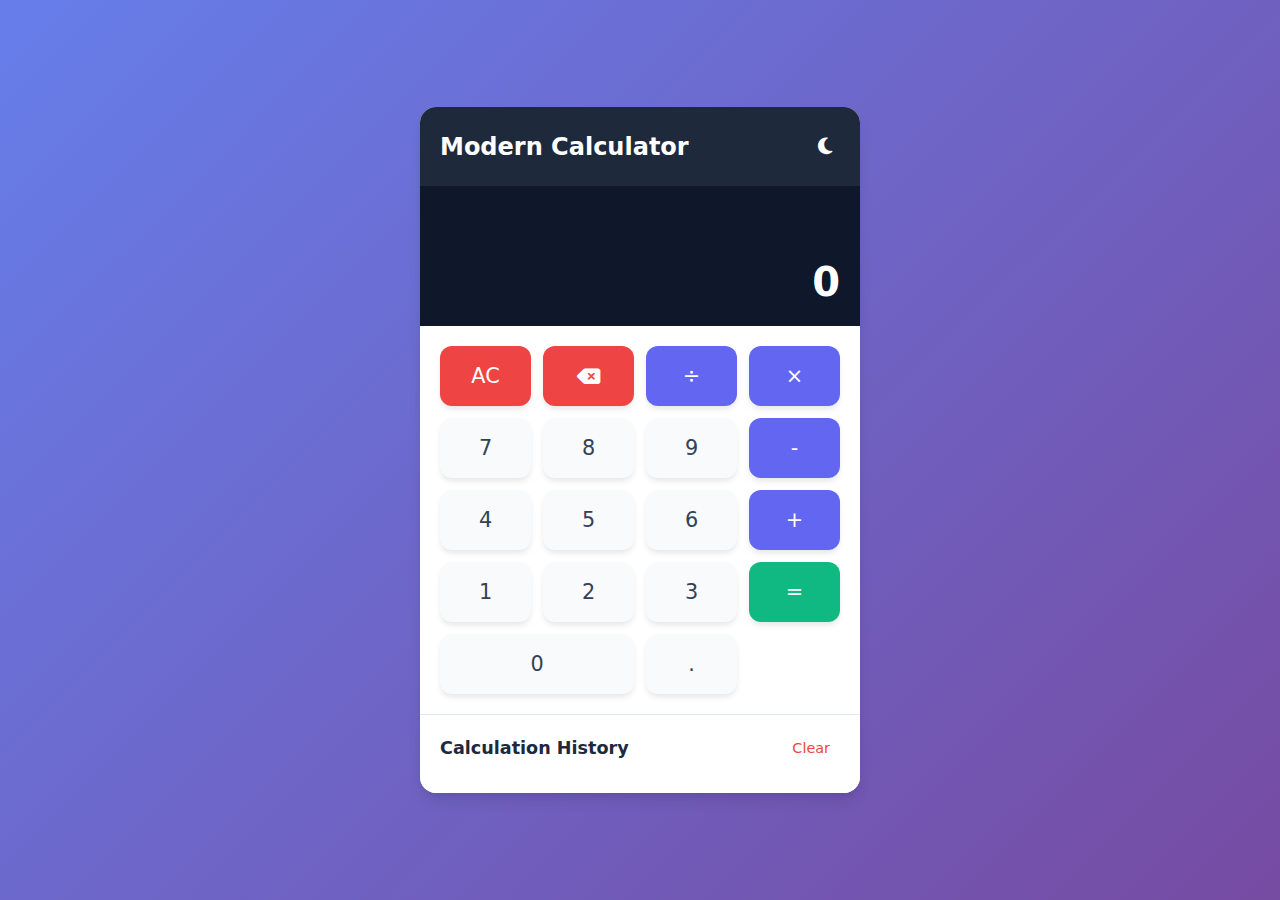
<file: 2. Calculator/index.html>
<!DOCTYPE html>
<html lang="en">
<head>
    <meta charset="UTF-8">
    <meta name="viewport" content="width=device-width, initial-scale=1.0">
    <title>Modern Calculator</title>
    <link rel="stylesheet" href="https://cdnjs.cloudflare.com/ajax/libs/font-awesome/6.4.0/css/all.min.css">
    <link rel="stylesheet" href="style.css">
</head>
<body>
    <div class="calculator-container">
        <div class="calculator-header">
            <div class="calculator-title">Modern Calculator</div>
            <button class="theme-toggle" id="theme-toggle">
                <i class="fas fa-moon"></i>
            </button>
        </div>
        
        <div class="display-container">
            <div class="previous-operation" id="previous-operation"></div>
            <div class="current-operation" id="current-operation">0</div>
        </div>
        
        <div class="buttons-grid">
            <button class="btn btn-clear" data-action="clear">AC</button>
            <button class="btn btn-delete" data-action="delete">
                <i class="fas fa-backspace"></i>
            </button>
            <button class="btn btn-operator" data-operation="÷">÷</button>
            <button class="btn btn-operator" data-operation="×">×</button>
            
            <button class="btn btn-number" data-number="7">7</button>
            <button class="btn btn-number" data-number="8">8</button>
            <button class="btn btn-number" data-number="9">9</button>
            <button class="btn btn-operator" data-operation="-">-</button>
            
            <button class="btn btn-number" data-number="4">4</button>
            <button class="btn btn-number" data-number="5">5</button>
            <button class="btn btn-number" data-number="6">6</button>
            <button class="btn btn-operator" data-operation="+">+</button>
            
            <button class="btn btn-number" data-number="1">1</button>
            <button class="btn btn-number" data-number="2">2</button>
            <button class="btn btn-number" data-number="3">3</button>
            <button class="btn btn-equals" data-action="calculate">=</button>
            
            <button class="btn btn-number btn-zero" data-number="0">0</button>
            <button class="btn btn-number" data-number=".">.</button>
        </div>
        
        <div class="history-panel">
            <div class="history-title">
                <span>Calculation History</span>
                <button class="clear-history" id="clear-history">Clear</button>
            </div>
            <div id="history-list"></div>
        </div>
    </div>

    <script src="script.js"></script>
</body>
</html>
</file>
<file: 2. Calculator/style.css>
* {
    margin: 0;
    padding: 0;
    box-sizing: border-box;
    font-family: 'Segoe UI', system-ui, sans-serif;
}

:root {
    --primary: #6366f1;
    --primary-dark: #4f46e5;
    --secondary: #f8fafc;
    --dark: #1e293b;
    --darker: #0f172a;
    --accent: #f59e0b;
    --danger: #ef4444;
    --success: #10b981;
    --text: #334155;
    --text-light: #64748b;
    --shadow: 0 10px 15px -3px rgba(0, 0, 0, 0.1), 0 4px 6px -2px rgba(0, 0, 0, 0.05);
    --radius: 16px;
    --transition: all 0.3s ease;
}

body {
    background: linear-gradient(135deg, #667eea 0%, #764ba2 100%);
    min-height: 100vh;
    display: flex;
    justify-content: center;
    align-items: center;
    padding: 20px;
    color: var(--text);
    transition: var(--transition);
}

.calculator-container {
    width: 100%;
    max-width: 440px;
    background: var(--secondary);
    border-radius: var(--radius);
    box-shadow: var(--shadow);
    overflow: hidden;
    transition: var(--transition);
}

.calculator-header {
    background: var(--dark);
    color: white;
    padding: 20px;
    display: flex;
    justify-content: space-between;
    align-items: center;
    transition: var(--transition);
}

.calculator-title {
    font-size: 1.5rem;
    font-weight: 600;
}

.theme-toggle {
    background: none;
    border: none;
    color: white;
    font-size: 1.2rem;
    cursor: pointer;
    transition: var(--transition);
    padding: 8px;
    border-radius: 50%;
}

.theme-toggle:hover {
    background: rgba(255, 255, 255, 0.1);
    color: var(--accent);
}

.display-container {
    padding: 20px;
    background: var(--darker);
    color: white;
    text-align: right;
    min-height: 140px;
    display: flex;
    flex-direction: column;
    justify-content: flex-end;
    transition: var(--transition);
}

.previous-operation {
    font-size: 1.1rem;
    color: var(--text-light);
    margin-bottom: 10px;
    min-height: 1.5rem;
    word-break: break-all;
    transition: var(--transition);
}

.current-operation {
    font-size: 2.5rem;
    font-weight: 600;
    word-break: break-all;
    line-height: 1.2;
    transition: var(--transition);
}

.buttons-grid {
    display: grid;
    grid-template-columns: repeat(4, 1fr);
    gap: 12px;
    padding: 20px;
    background: white;
    transition: var(--transition);
}

.btn {
    border: none;
    border-radius: 12px;
    padding: 18px 10px;
    font-size: 1.3rem;
    font-weight: 500;
    cursor: pointer;
    transition: var(--transition);
    display: flex;
    justify-content: center;
    align-items: center;
    box-shadow: 0 4px 6px -1px rgba(0, 0, 0, 0.1);
}

.btn:hover {
    transform: translateY(-2px);
    box-shadow: 0 6px 8px -1px rgba(0, 0, 0, 0.15);
}

.btn:active {
    transform: translateY(1px);
}

.btn-number {
    background: var(--secondary);
    color: var(--text);
    transition: var(--transition);
}

.btn-number:hover {
    background: #e2e8f0;
}

.btn-operator {
    background: var(--primary);
    color: white;
}

.btn-operator:hover {
    background: var(--primary-dark);
}

.btn-equals {
    background: var(--success);
    color: white;
}

.btn-equals:hover {
    background: #0da271;
}

.btn-clear, .btn-delete {
    background: var(--danger);
    color: white;
}

.btn-clear:hover, .btn-delete:hover {
    background: #dc2626;
}

.btn-zero {
    grid-column: span 2;
}

.history-panel {
    background: white;
    padding: 20px;
    border-top: 1px solid #e2e8f0;
    max-height: 200px;
    overflow-y: auto;
    transition: var(--transition);
}

.history-title {
    font-size: 1.1rem;
    font-weight: 600;
    margin-bottom: 12px;
    color: var(--dark);
    display: flex;
    justify-content: space-between;
    align-items: center;
    transition: var(--transition);
}

.clear-history {
    background: none;
    border: none;
    color: var(--danger);
    cursor: pointer;
    font-size: 0.9rem;
    padding: 5px 10px;
    border-radius: 6px;
    transition: var(--transition);
}

.clear-history:hover {
    background: rgba(239, 68, 68, 0.1);
}

.history-item {
    padding: 10px 0;
    border-bottom: 1px solid #f1f5f9;
    font-size: 0.95rem;
    color: var(--text-light);
    transition: var(--transition);
}

.history-item:last-child {
    border-bottom: none;
}

/* Dark theme */
.dark-theme {
    --secondary: #1e293b;
    --dark: #0f172a;
    --darker: #020617;
    --text: #e2e8f0;
    --text-light: #94a3b8;
}

.dark-theme .buttons-grid,
.dark-theme .history-panel {
    background: #1e293b;
}

.dark-theme .btn-number {
    background: #334155;
    color: #e2e8f0;
}

.dark-theme .btn-number:hover {
    background: #475569;
}

.dark-theme .history-panel {
    border-top: 1px solid #334155;
}

.dark-theme .history-item {
    border-bottom: 1px solid #334155;
}

.dark-theme .history-title {
    color: #e2e8f0;
}

/* Responsive design */
@media (max-width: 480px) {
    .calculator-container {
        max-width: 100%;
    }

    .display-container {
        min-height: 120px;
        padding: 15px;
    }

    .current-operation {
        font-size: 2rem;
    }

    .buttons-grid {
        padding: 15px;
        gap: 10px;
    }

    .btn {
        padding: 16px 8px;
        font-size: 1.1rem;
    }

    .history-panel {
        max-height: 150px;
    }
}

@media (max-width: 350px) {
    .buttons-grid {
        grid-template-columns: repeat(4, 1fr);
        gap: 8px;
    }

    .btn {
        padding: 14px 5px;
        font-size: 1rem;
    }

    .current-operation {
        font-size: 1.7rem;
    }
    
    .calculator-header {
        padding: 15px;
    }
    
    .calculator-title {
        font-size: 1.3rem;
    }
}

/* Animation for button press */
@keyframes buttonPress {
    0% { transform: scale(1); }
    50% { transform: scale(0.95); }
    100% { transform: scale(1); }
}

.btn-pressed {
    animation: buttonPress 0.2s ease;
}

/* Scrollbar styling */
.history-panel::-webkit-scrollbar {
    width: 6px;
}

.history-panel::-webkit-scrollbar-track {
    background: #f1f5f9;
    border-radius: 10px;
}

.history-panel::-webkit-scrollbar-thumb {
    background: #cbd5e1;
    border-radius: 10px;
}

.dark-theme .history-panel::-webkit-scrollbar-track {
    background: #334155;
}

.dark-theme .history-panel::-webkit-scrollbar-thumb {
    background: #475569;
}
</file>
